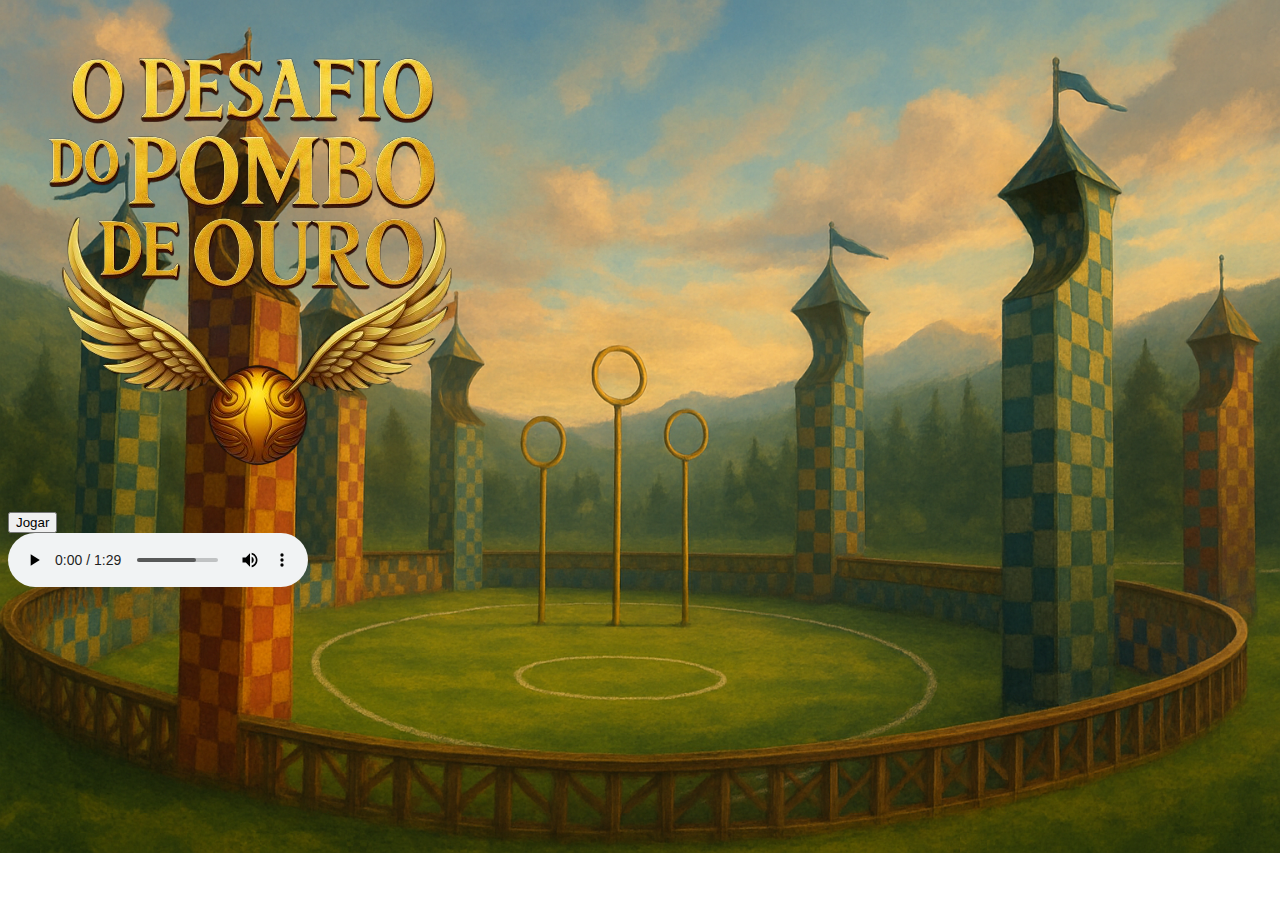
<file: index.html>
<!DOCTYPE html>
<html lang="pt-br">
<head>
    <meta charset="UTF-8">
    <meta name="viewport" content="width=device-width, initial-scale=1.0">
    <title>Desafio Pombo</title>
    <link rel="stylesheet" href="css/style.css">
    <link href="https://cdn.jsdelivr.net/npm/bootstrap@5.3.8/dist/css/bootstrap.min.css" rel="stylesheet" integrity="sha384-sRIl4kxILFvY47J16cr9ZwB07vP4J8+LH7qKQnuqkuIAvNWLzeN8tE5YBujZqJLB" crossorigin="anonymous">
</head>
<body>
    <div class="container">
        <div class="row">
            <div class="d-flex justify-content-center">
                <img src="img/game.png">

            </div>

        </div>
        <div class="row">
            <div class="d-flex justify-content-center">
                <button type="button" class="btn btn btn-dark btn-lg" onclick="window.location.href = 'app.html'">Jogar</button>

            </div>

        </div>

    </div>
    <audio id="tema" src="midia/tema_inicial.mp3" autoplay controls loop></audio>


<body>
    
</body>
</html>
</file>
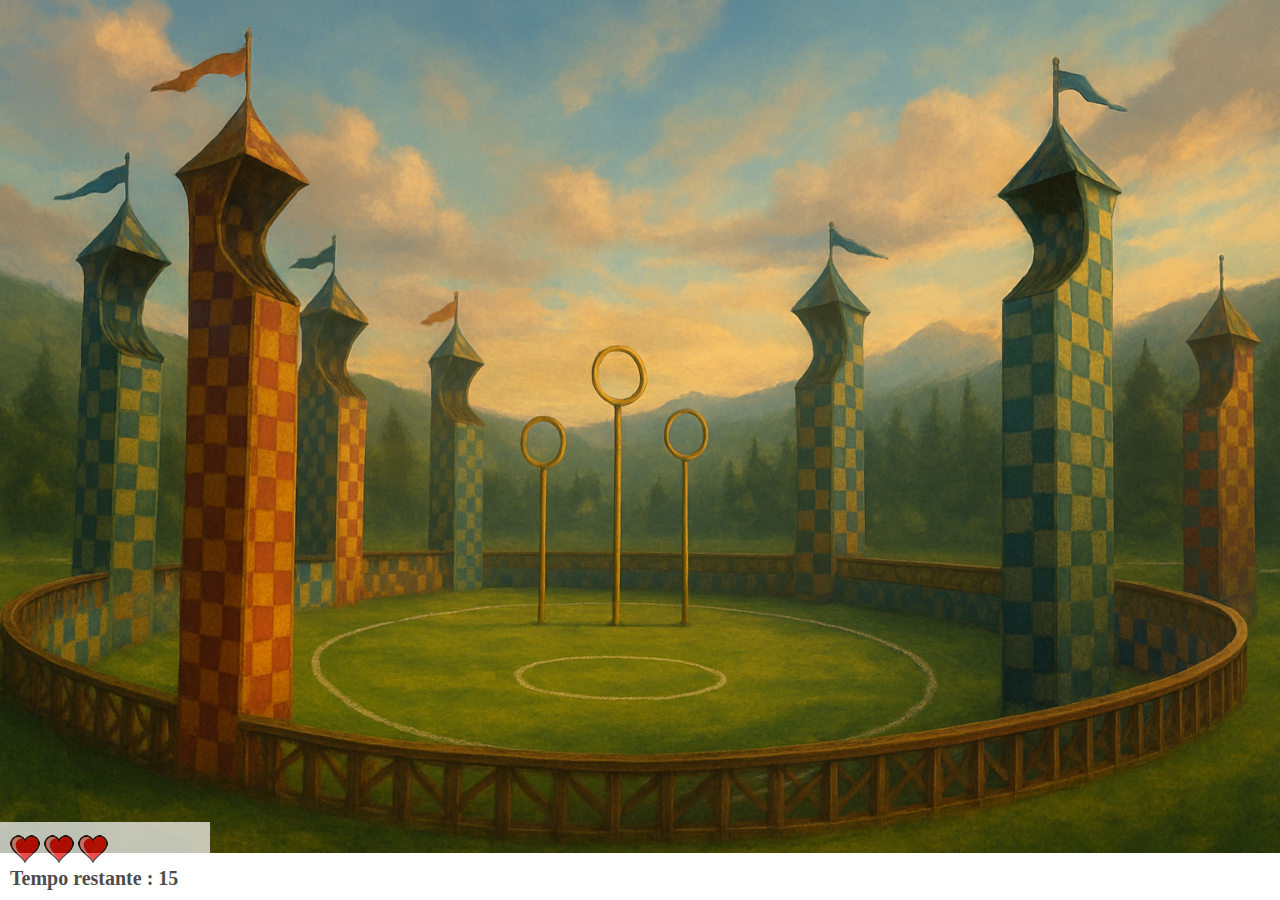
<file: app.html>
<!DOCTYPE html>
<html lang="pt-br">
<head>
    <meta charset="UTF-8">
    <meta name="viewport" content="width=device-width, initial-scale=1.0">
    <title>Mata Mosquito</title>

    <link rel="stylesheet" href="css/style.css">
    
    <script src="javaScript/jogo.js"></script>
</head>

<body onresize="ajustaTamanhoPalcoJogo()">
   <div class="painel">
    <div class="vidas">
        <img id="v1" src="img/coracao_cheio.png" alt="">
        <img id="v2" src="img/coracao_cheio.png" alt="">
        <img id="v3" src="img/coracao_cheio.png" alt="">

    </div>
    <div class="cronometro">
        Tempo restante : <span id="cronometro"></span>

    </div>

   </div>
    <script>
        document.getElementById('cronometro').innerHTML = tempo;
        setInterval(function(){
            posicaoRandomica();
        },criarPombodeOuro);
    </script>
    <audio src="midia/tema_quadribol.mp3" autoplay loop  id="tema"></audio>

        
</body>
</html>
</file>
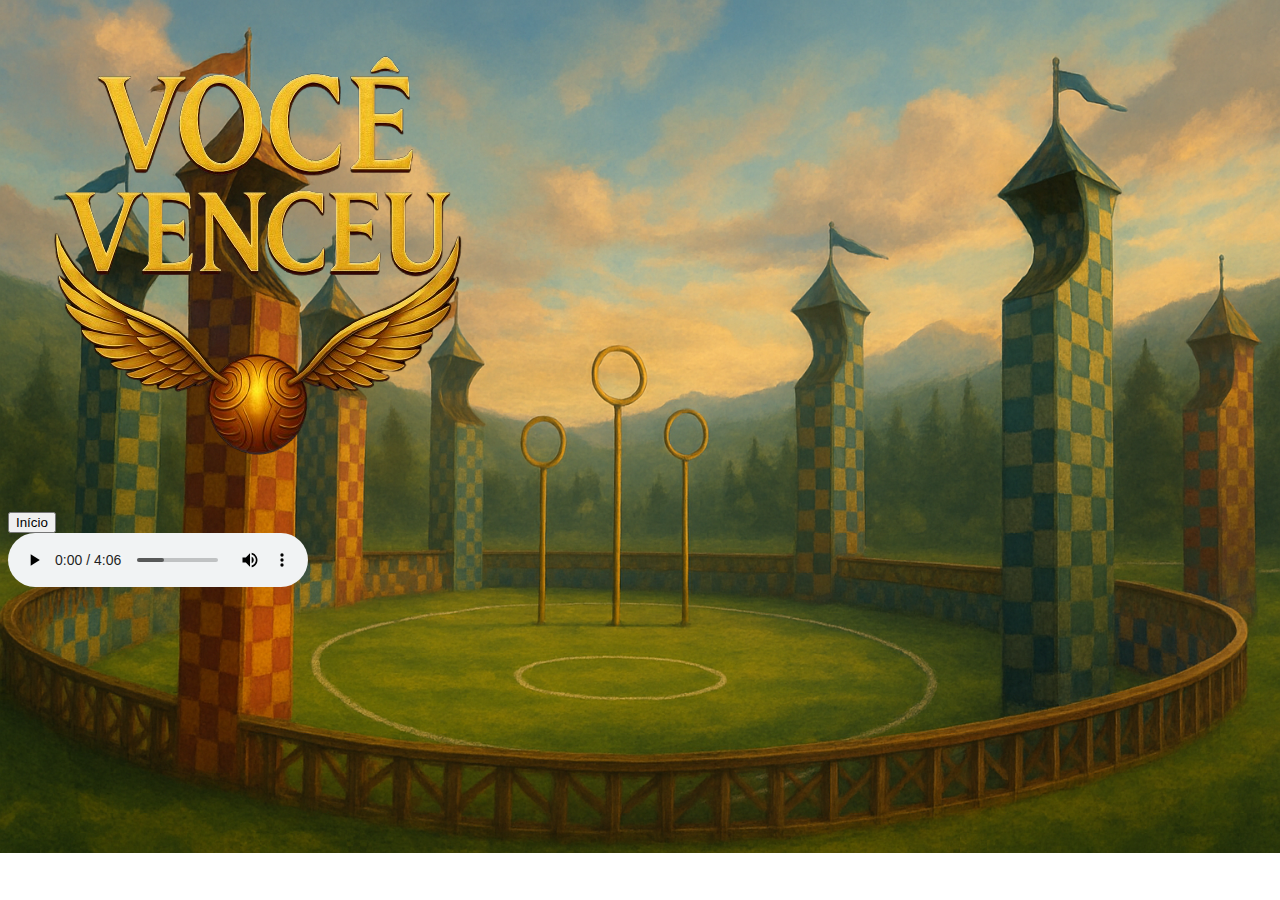
<file: vitoria.html>
<!DOCTYPE html>
<html lang="pt-br">
<head>
    <meta charset="UTF-8">
    <meta name="viewport" content="width=device-width, initial-scale=1.0">
    <title>Vitória</title>
    <link rel="stylesheet" href="css/style.css">
    <link href="https://cdn.jsdelivr.net/npm/bootstrap@5.3.8/dist/css/bootstrap.min.css" rel="stylesheet" integrity="sha384-sRIl4kxILFvY47J16cr9ZwB07vP4J8+LH7qKQnuqkuIAvNWLzeN8tE5YBujZqJLB" crossorigin="anonymous">
</head>
<body>
    <div class="container">
        <div class="row">
            <div class="d-flex justify-content-center">
                <img src="img/vitoria.png">

            </div>

        </div>
        <div class="row">
            <div class="d-flex justify-content-center">
                <button type="button" class="btn btn btn-dark btn-lg" onclick="window.location.href = 'index.html'">Início</button>

            </div>

        </div>

    </div>
    <audio src="midia/tema_vitoria.mp3" autoplay loop controls id="tema"></audio>
</head>

    
</body>
</html>
</file>
<file: css/style.css>
html{
    cursor: url(../img/harry_potter_128x128.png) 30 30, auto;
}


body{
    background-image: url('../img/campo_quabribol.png');
    background-repeat: no-repeat;
    background-size: 100%;
}
.mosquito1{
    width: 50px;
    height: 50px;
}
.mosquito2{
    width: 70px;
    height: 70px;
}
.mosquito3{
    width: 90px;
    height: 90px;

}

.ladoA{
transform: scaleX(1);
}
.ladoB{
transform: scaleX(-1);
}
.painel{
    position: absolute;
    width: 190px;
    padding: 10px;
    left: 0;
    bottom: 0px;
    border-top: solid #fff;
    background-color: #fff;
    opacity: 0.7;
}
.vida{
    float: left;
}

.cronometro{
    float: left;
    font-size: 20px;
    font-weight: bolder;
}
</file>
